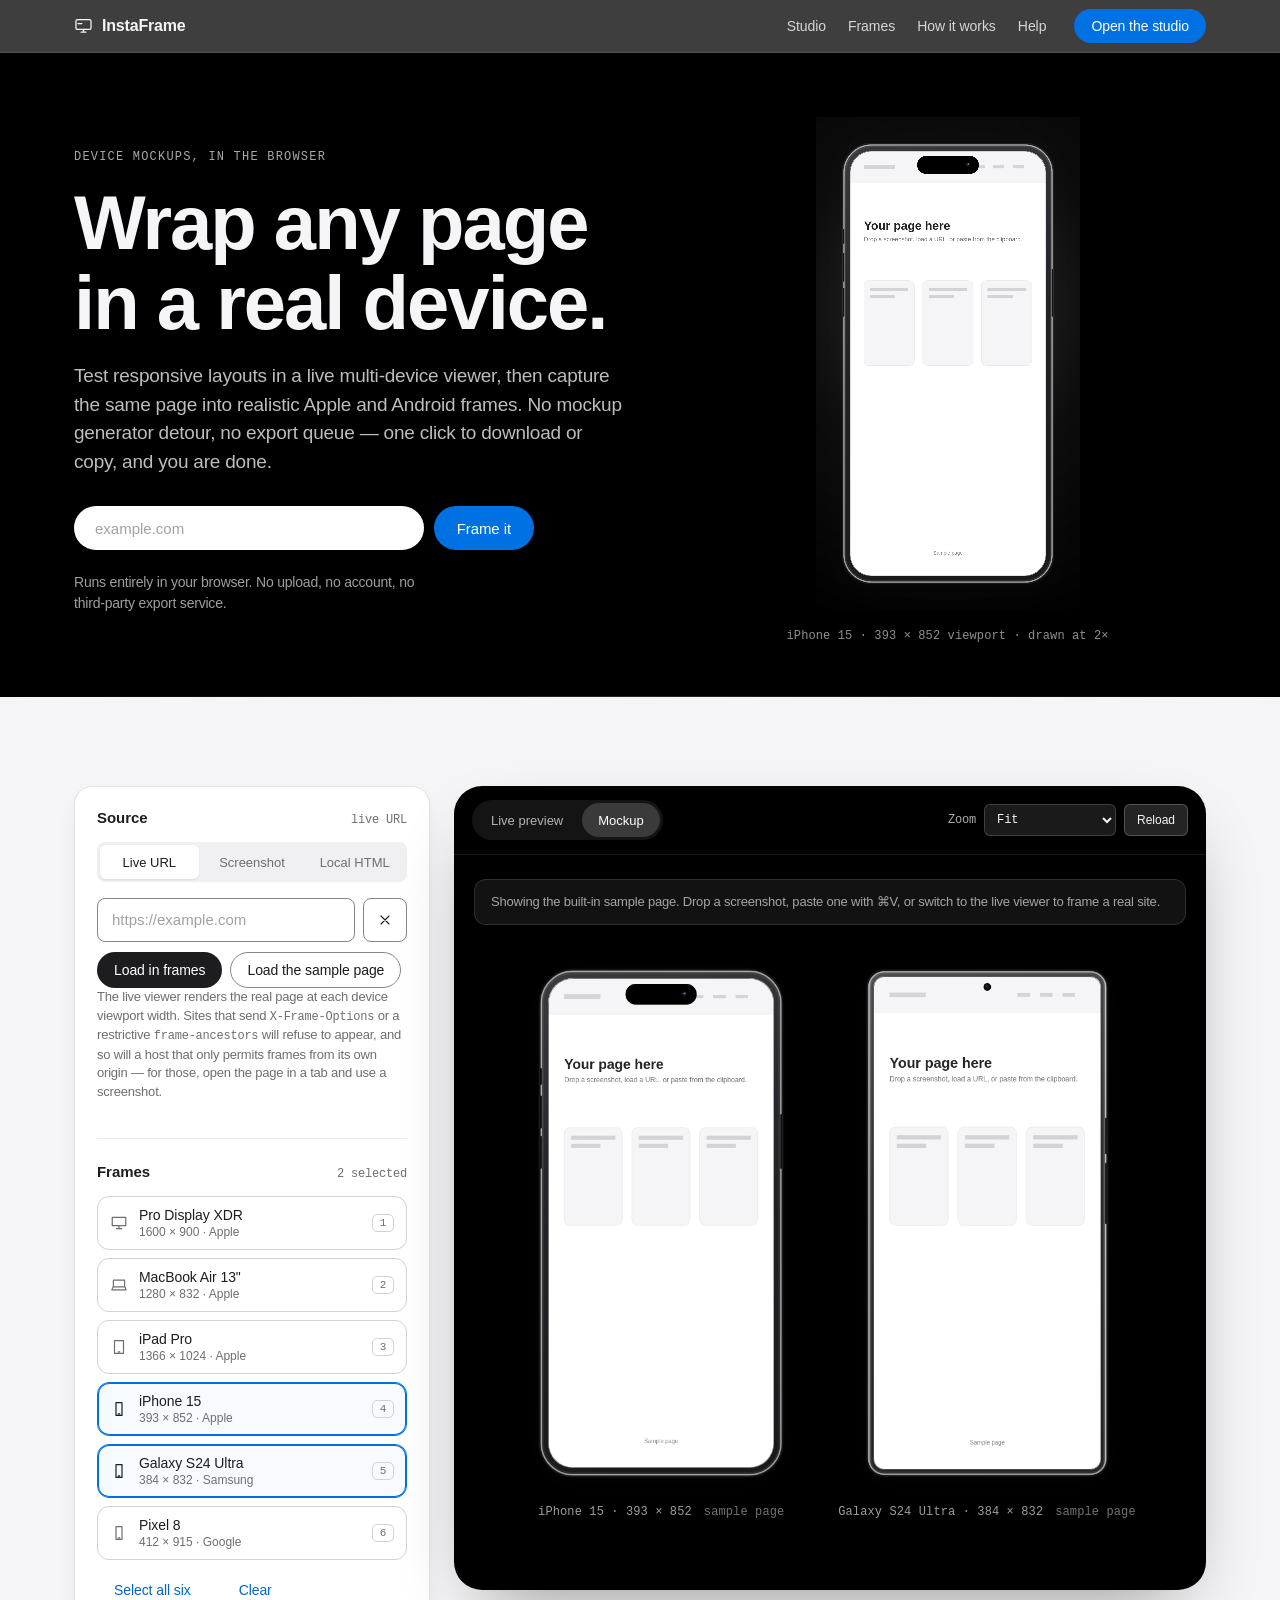
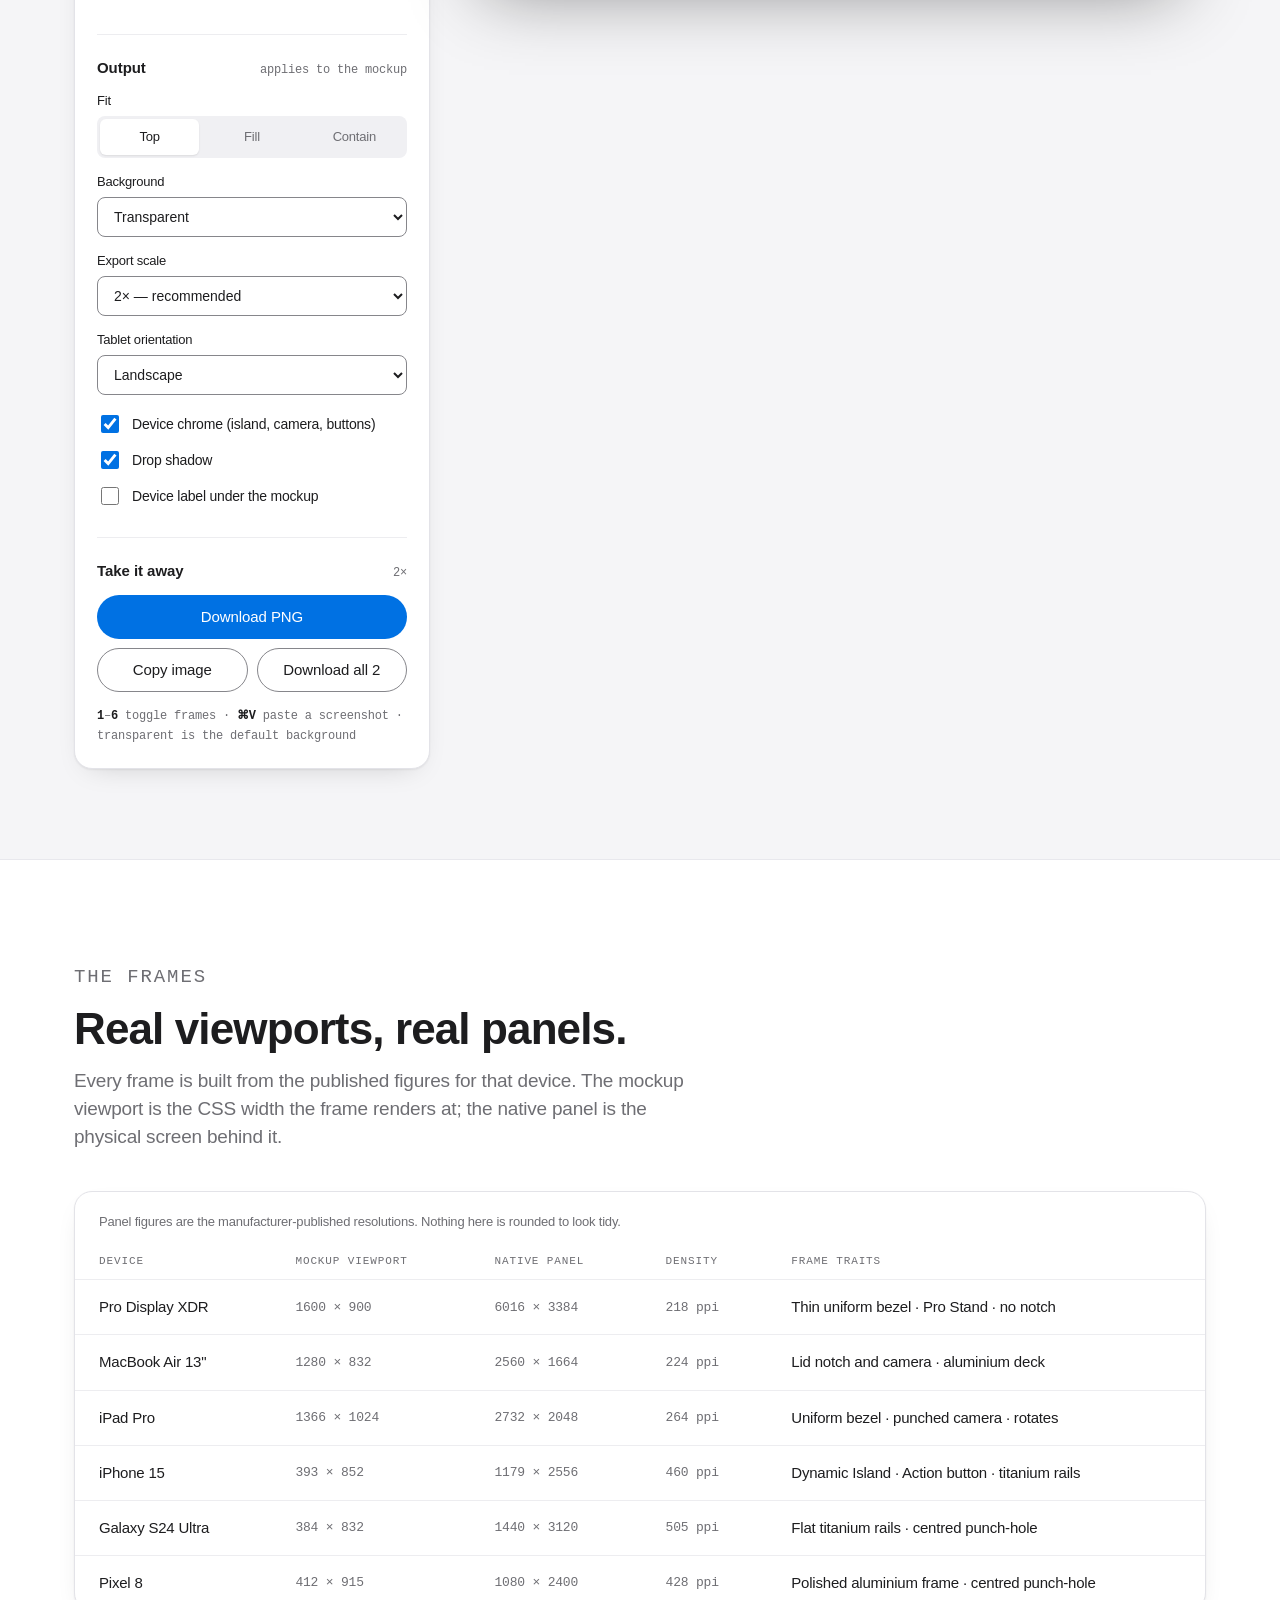
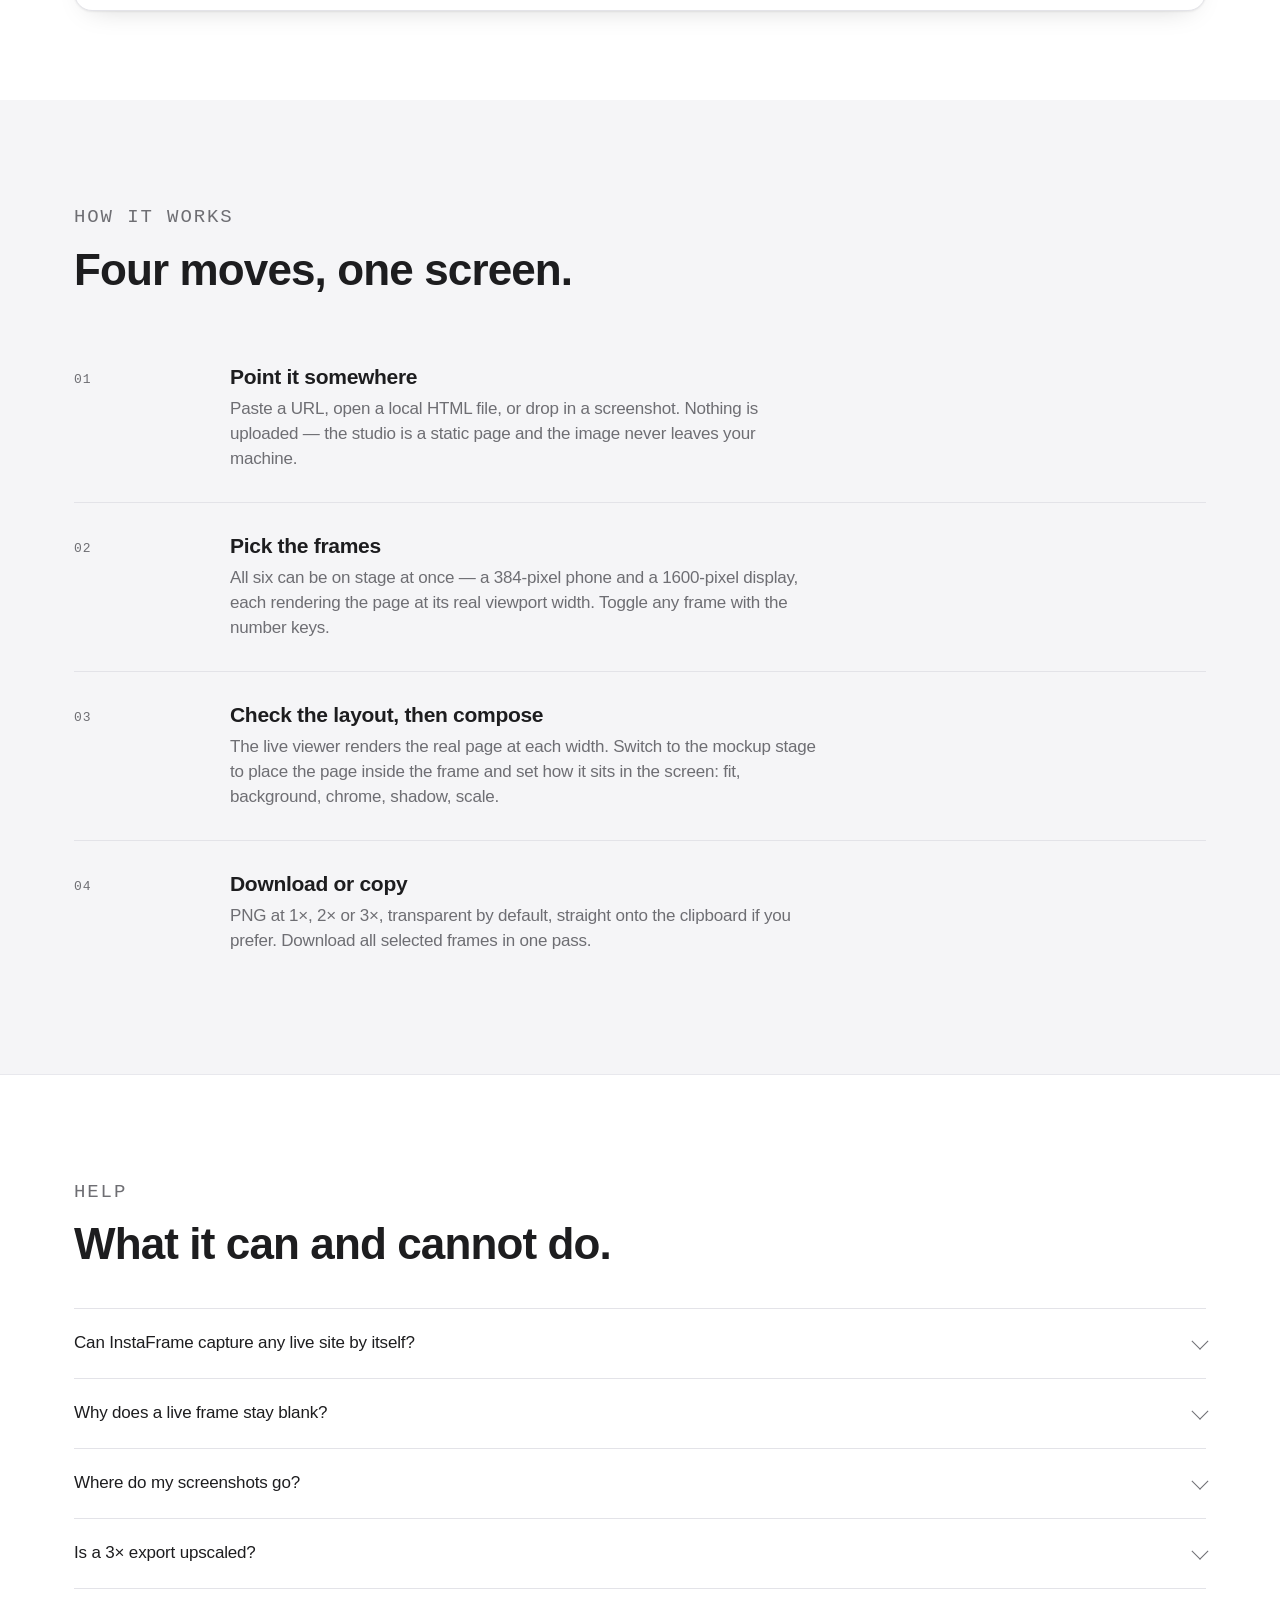
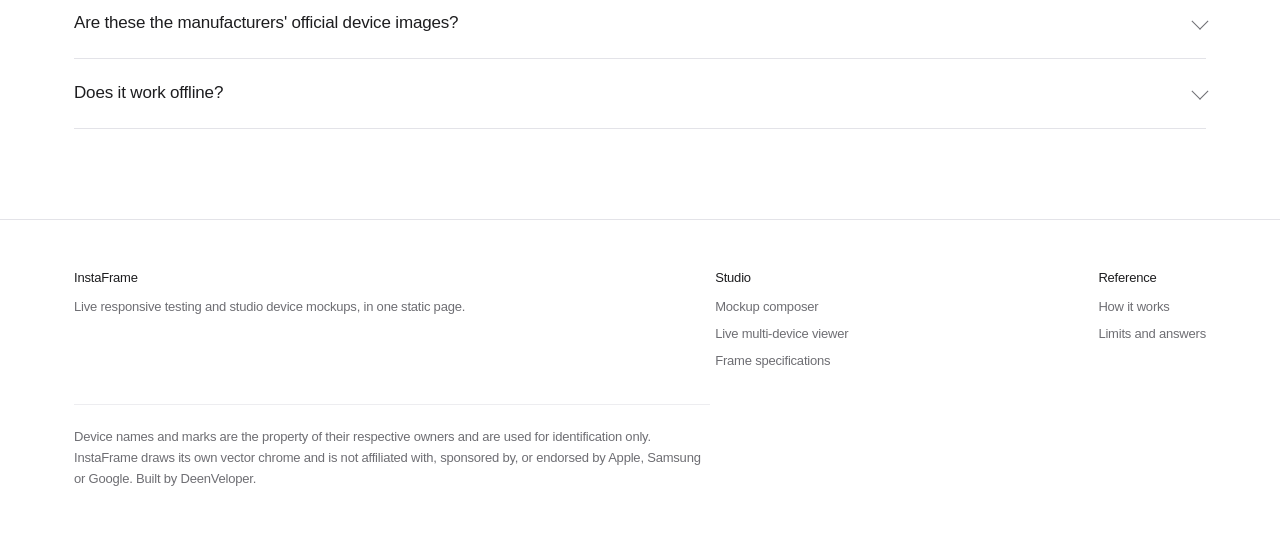
<file: index.html>
<!doctype html>
<html lang="en">
<head>
<meta charset="utf-8">
<meta name="viewport" content="width=device-width, initial-scale=1">
<title>InstaFrame — turn any webpage into a studio device mockup</title>
<meta name="description" content="Test responsive layouts in a live multi-device viewer and capture a page into realistic Apple and Android frames. One click to download or copy. Runs entirely in your browser.">
<link rel="icon" href="assets/favicon.svg" type="image/svg+xml">
<link rel="stylesheet" href="css/app.css">
</head>
<body>
<a class="skip" href="#studio">Skip to the studio</a>

<header class="nav">
  <div class="nav__inner">
    <a class="brand" href="#top">
      <svg width="19" height="19" viewBox="0 0 24 24" fill="none" stroke="currentColor" stroke-width="1.6" stroke-linecap="round" stroke-linejoin="round" aria-hidden="true">
        <rect x="2.5" y="4.5" width="19" height="12.5" rx="2"></rect>
        <path d="M9 20.5h6M12 17v3.5"></path>
        <path d="M5 9.5h5"></path>
      </svg>
      InstaFrame
    </a>
    <nav class="nav__links" aria-label="Primary">
      <a href="#studio">Studio</a>
      <a href="#devices">Frames</a>
      <a href="#how">How it works</a>
      <a href="#help">Help</a>
    </nav>
    <a class="btn btn--primary nav__cta" href="#studio">Open the studio</a>
  </div>
</header>

<main id="top">
  <section class="hero" data-od-id="hero">
    <div class="wrap hero__grid">
      <div class="hero__copy">
        <p class="eyebrow">Device mockups, in the browser</p>
        <h1>Wrap any page in a real device.</h1>
        <p class="hero__sub">
          Test responsive layouts in a live multi-device viewer, then capture the same page into
          realistic Apple and Android frames. No mockup generator detour, no export queue —
          one click to download or copy, and you are done.
        </p>

        <form class="hero__form" id="heroForm" novalidate>
          <div class="field">
            <label class="sr-only" for="heroUrl">Page URL to frame</label>
            <input class="input" id="heroUrl" name="heroUrl" type="text" inputmode="url" autocomplete="url"
                   placeholder="example.com" spellcheck="false">
          </div>
          <button class="btn btn--primary" type="submit">Frame it</button>
        </form>

        <p class="hero__note">
          Runs entirely in your browser. No upload, no account, no third-party export service.
        </p>
      </div>

      <div class="hero__stage">
        <div class="hero__device" id="heroStage" aria-hidden="true"></div>
        <p class="hero__devices">iPhone 15 · 393 × 852 viewport · drawn at 2×</p>
      </div>
    </div>
  </section>

  <section class="chapter chapter--pale" id="studio" data-od-id="studio">
    <div class="wrap">
      <div class="studio__grid">
        <form class="panel" id="studioPanel" autocomplete="off">
          <div class="panel__section">
            <div class="panel__title">
              <h3>Source</h3>
              <span id="sourceTag">choose one</span>
            </div>

            <div class="tabs" id="srcTabs" role="tablist" aria-label="Source type">
              <button type="button" role="tab" data-src="url" aria-selected="true" aria-controls="panelUrl">Live URL</button>
              <button type="button" role="tab" data-src="image" aria-selected="false" aria-controls="panelImage">Screenshot</button>
              <button type="button" role="tab" data-src="html" aria-selected="false" aria-controls="panelHtml">Local HTML</button>
            </div>

            <div id="panelUrl" role="tabpanel" aria-label="Live URL">
              <div class="field field--url">
                <label class="sr-only" for="urlInput">Page URL</label>
                <input class="input" id="urlInput" name="url" type="text" inputmode="url"
                       placeholder="https://example.com" spellcheck="false"
                       aria-describedby="urlHint urlError">
                <button class="icon-btn" id="urlClear" type="button" title="Clear the address" aria-label="Clear the address">
                  <svg width="16" height="16" viewBox="0 0 24 24" fill="none" stroke="currentColor" stroke-width="1.6" stroke-linecap="round" aria-hidden="true">
                    <path d="M6 6l12 12M18 6L6 18"></path>
                  </svg>
                </button>
              </div>
              <span class="error" id="urlError" role="alert" hidden></span>
              <div class="row-actions">
                <button class="btn btn--dark btn--sm" id="urlLoad" type="submit">Load in frames</button>
                <button class="btn btn--ghost btn--sm" id="urlSample" type="button">Load the sample page</button>
              </div>
              <p class="hint" id="urlHint">
                The live viewer renders the real page at each device viewport width. Sites that send
                <code>X-Frame-Options</code> or a restrictive <code>frame-ancestors</code> will refuse to appear, and so will a host that
                only permits frames from its own origin — for those, open the page in a tab and use a screenshot.
              </p>
              <div class="recent" id="recent" hidden></div>
            </div>

            <div id="panelImage" role="tabpanel" aria-label="Screenshot" hidden>
              <label class="drop" id="dropZone" for="shotInput" tabindex="0">
                <svg width="22" height="22" viewBox="0 0 24 24" fill="none" stroke="currentColor" stroke-width="1.6" stroke-linecap="round" stroke-linejoin="round" aria-hidden="true">
                  <path d="M12 16V4M8 8l4-4 4 4"></path>
                  <path d="M4 15v3.5A1.5 1.5 0 0 0 5.5 20h13a1.5 1.5 0 0 0 1.5-1.5V15"></path>
                </svg>
                <span class="drop__title">Drop a screenshot, or click to choose</span>
                <span class="drop__meta">PNG, JPEG, WebP, GIF or AVIF · any size</span>
              </label>
              <input class="sr-only" id="shotInput" name="shot" type="file" accept="image/*">
              <div class="row-actions">
                <button class="btn btn--ghost btn--sm" id="shotPaste" type="button">Paste from clipboard</button>
              </div>
              <div class="shot" id="shotInfo" hidden>
                <img id="shotThumb" alt="Preview of the screenshot you loaded">
                <div class="shot__meta">
                  <span class="shot__name" id="shotName"></span>
                </div>
                <button class="btn btn--ghost btn--sm" id="shotRemove" type="button">Remove</button>
              </div>
              <p class="hint">Pasting with ⌘V or Ctrl+V works anywhere on this page.</p>
            </div>

            <div id="panelHtml" role="tabpanel" aria-label="Local HTML" hidden>
              <div class="field">
                <label class="sr-only" for="htmlInput">Local HTML file</label>
                <input class="input" id="htmlInput" name="htmlFile" type="file" accept=".html,.htm,text/html">
              </div>
              <div class="shot" id="htmlInfo" hidden>
                <div class="shot__meta">
                  <span class="shot__name" id="htmlName"></span>
                </div>
                <button class="btn btn--ghost btn--sm" id="htmlRemove" type="button">Remove</button>
              </div>
              <div class="row-actions">
                <button class="btn btn--dark btn--sm" id="htmlCapture" type="button">Capture into frames</button>
              </div>
              <p class="hint">
                The file is rendered from memory, so relative images and remote stylesheets will not
                resolve — inline what the page needs. Capture works on that in-memory document only;
                a cross-origin page cannot be read by the browser, which is why screenshots exist.
              </p>
            </div>
          </div>

          <div class="panel__section">
            <div class="panel__title">
              <h3>Frames</h3>
              <span id="frameCount">2 selected</span>
            </div>
            <div class="chips" id="deviceList"></div>
            <div class="chips__tools">
              <button class="btn btn--quiet btn--sm" id="btnSelectAll" type="button">Select all six</button>
              <button class="btn btn--quiet btn--sm" id="btnSelectNone" type="button">Clear</button>
            </div>
          </div>

          <div class="panel__section">
            <div class="panel__title">
              <h3>Output</h3>
              <span>applies to the mockup</span>
            </div>
            <div class="opt">
              <div class="opt__row">
                <span class="opt__label" id="fitLabel">Fit</span>
                <div class="seg" id="fitSeg" role="group" aria-labelledby="fitLabel">
                  <label><input type="radio" name="fit" value="top" checked>Top</label>
                  <label><input type="radio" name="fit" value="fill">Fill</label>
                  <label><input type="radio" name="fit" value="fit">Contain</label>
                </div>
              </div>
              <div class="opt__row">
                <label class="opt__label" for="bgSelect">Background</label>
                <select class="select" id="bgSelect">
                  <option value="transparent">Transparent</option>
                  <option value="white">White</option>
                  <option value="pale">Pale gray</option>
                  <option value="black">Black</option>
                  <option value="studio">Studio glow</option>
                </select>
              </div>
              <div class="opt__row">
                <label class="opt__label" for="scaleSelect">Export scale</label>
                <select class="select" id="scaleSelect">
                  <option value="1">1× — draft</option>
                  <option value="2" selected>2× — recommended</option>
                  <option value="3">3× — close-ups</option>
                </select>
              </div>
              <div class="opt__row" id="orientationRow" hidden>
                <label class="opt__label" for="orientationSelect">Tablet orientation</label>
                <select class="select" id="orientationSelect">
                  <option value="landscape">Landscape</option>
                  <option value="portrait">Portrait</option>
                </select>
              </div>
              <div class="opt__row">
                <label class="check"><input type="checkbox" id="chkChrome" checked> Device chrome (island, camera, buttons)</label>
                <label class="check"><input type="checkbox" id="chkShadow" checked> Drop shadow</label>
                <label class="check"><input type="checkbox" id="chkLabel"> Device label under the mockup</label>
              </div>
            </div>
          </div>

          <div class="panel__section">
            <div class="panel__title">
              <h3>Take it away</h3>
              <span id="scaleTag">2×</span>
            </div>
            <div class="actions">
              <button class="btn btn--primary btn--block" id="btnDownload" type="button">Download PNG</button>
              <div class="row action-split">
                <button class="btn btn--ghost" id="btnCopy" type="button">Copy image</button>
                <button class="btn btn--ghost" id="btnAll" type="button">Download all</button>
              </div>
            </div>
            <p class="kbd-line">
              <b>1</b>–<b>6</b> toggle frames · <b>⌘V</b> paste a screenshot · transparent is the default background
            </p>
          </div>
        </form>

        <div class="stage" id="stage" data-od-id="stage">
          <div class="stage__head">
            <div class="stage__tabs" id="stageTabs" role="tablist" aria-label="Stage mode">
              <button type="button" role="tab" data-mode="live" aria-selected="false">Live preview</button>
              <button type="button" role="tab" data-mode="mock" aria-selected="true">Mockup</button>
            </div>
            <div class="stage__spacer"></div>
            <div class="stage__ctl">
              <label for="zoomSelect">Zoom</label>
              <select id="zoomSelect">
                <option value="fit" selected>Fit</option>
                <option value="relative">Relative size</option>
                <option value="1">100%</option>
                <option value="0.75">75%</option>
                <option value="0.5">50%</option>
                <option value="0.35">35%</option>
                <option value="0.2">20%</option>
              </select>
              <button id="btnReload" type="button">Reload</button>
              <a id="btnOpen" href="#" target="_blank" rel="noopener noreferrer" hidden>Open page ↗</a>
            </div>
          </div>
          <div class="stage__body">
            <p class="notice" id="stageNotice" hidden></p>
            <div class="frames" id="frames"></div>
            <div class="empty" id="stageEmpty" hidden>
              <h3>No frames selected</h3>
              <p>Pick at least one device in the Frames list. All six can render at once, side by side, at their real viewport widths.</p>
              <button class="btn btn--primary" id="btnSelectAllFromEmpty" type="button">Select all six</button>
            </div>
            <p class="status" id="status" role="status" aria-live="polite"></p>
          </div>
        </div>
      </div>
    </div>
  </section>

  <section class="chapter chapter--white" id="devices" data-od-id="device-specs">
    <div class="wrap">
      <div class="chapter__head">
        <p class="eyebrow">The frames</p>
        <h2>Real viewports, real panels.</h2>
        <p>
          Every frame is built from the published figures for that device. The mockup viewport is the
          CSS width the frame renders at; the native panel is the physical screen behind it.
        </p>
      </div>
      <div class="table-card">
        <table class="spec">
          <caption>Panel figures are the manufacturer-published resolutions. Nothing here is rounded to look tidy.</caption>
          <thead>
            <tr>
              <th scope="col">Device</th>
              <th scope="col">Mockup viewport</th>
              <th scope="col">Native panel</th>
              <th scope="col">Density</th>
              <th scope="col">Frame traits</th>
            </tr>
          </thead>
          <tbody>
            <tr>
              <th scope="row">Pro Display XDR</th>
              <td class="num" data-label="Viewport">1600 × 900</td>
              <td class="num" data-label="Panel">6016 × 3384</td>
              <td class="num" data-label="Density">218 ppi</td>
              <td>Thin uniform bezel · Pro Stand · no notch</td>
            </tr>
            <tr>
              <th scope="row">MacBook Air 13"</th>
              <td class="num" data-label="Viewport">1280 × 832</td>
              <td class="num" data-label="Panel">2560 × 1664</td>
              <td class="num" data-label="Density">224 ppi</td>
              <td>Lid notch and camera · aluminium deck</td>
            </tr>
            <tr>
              <th scope="row">iPad Pro</th>
              <td class="num" data-label="Viewport">1366 × 1024</td>
              <td class="num" data-label="Panel">2732 × 2048</td>
              <td class="num" data-label="Density">264 ppi</td>
              <td>Uniform bezel · punched camera · rotates</td>
            </tr>
            <tr>
              <th scope="row">iPhone 15</th>
              <td class="num" data-label="Viewport">393 × 852</td>
              <td class="num" data-label="Panel">1179 × 2556</td>
              <td class="num" data-label="Density">460 ppi</td>
              <td>Dynamic Island · Action button · titanium rails</td>
            </tr>
            <tr>
              <th scope="row">Galaxy S24 Ultra</th>
              <td class="num" data-label="Viewport">384 × 832</td>
              <td class="num" data-label="Panel">1440 × 3120</td>
              <td class="num" data-label="Density">505 ppi</td>
              <td>Flat titanium rails · centred punch-hole</td>
            </tr>
            <tr>
              <th scope="row">Pixel 8</th>
              <td class="num" data-label="Viewport">412 × 915</td>
              <td class="num" data-label="Panel">1080 × 2400</td>
              <td class="num" data-label="Density">428 ppi</td>
              <td>Polished aluminium frame · centred punch-hole</td>
            </tr>
          </tbody>
        </table>
      </div>
    </div>
  </section>

  <section class="chapter chapter--pale" id="how" data-od-id="how-it-works">
    <div class="wrap">
      <div class="chapter__head">
        <p class="eyebrow">How it works</p>
        <h2>Four moves, one screen.</h2>
      </div>
      <div class="steps">
        <div class="step">
          <div class="step__n">01</div>
          <div class="step__body">
            <h3>Point it somewhere</h3>
            <p>Paste a URL, open a local HTML file, or drop in a screenshot. Nothing is uploaded — the studio is a static page and the image never leaves your machine.</p>
          </div>
        </div>
        <div class="step">
          <div class="step__n">02</div>
          <div class="step__body">
            <h3>Pick the frames</h3>
            <p>All six can be on stage at once — a 384-pixel phone and a 1600-pixel display, each rendering the page at its real viewport width. Toggle any frame with the number keys.</p>
          </div>
        </div>
        <div class="step">
          <div class="step__n">03</div>
          <div class="step__body">
            <h3>Check the layout, then compose</h3>
            <p>The live viewer renders the real page at each width. Switch to the mockup stage to place the page inside the frame and set how it sits in the screen: fit, background, chrome, shadow, scale.</p>
          </div>
        </div>
        <div class="step">
          <div class="step__n">04</div>
          <div class="step__body">
            <h3>Download or copy</h3>
            <p>PNG at 1×, 2× or 3×, transparent by default, straight onto the clipboard if you prefer. Download all selected frames in one pass.</p>
          </div>
        </div>
      </div>
    </div>
  </section>

  <section class="chapter chapter--white" id="help" data-od-id="faq">
    <div class="wrap">
      <div class="chapter__head">
        <p class="eyebrow">Help</p>
        <h2>What it can and cannot do.</h2>
      </div>
      <div class="faq">
        <details>
          <summary>Can InstaFrame capture any live site by itself?</summary>
          <p>
            A browser cannot read the pixels of a cross-origin page — that is a security boundary, not a
            missing feature. So the workflow is split: the live viewer shows any page that allows
            embedding, and the export composes from a screenshot, which gives you a pixel-perfect result
            for any site, logged-in pages included.
          </p>
        </details>
        <details>
          <summary>Why does a live frame stay blank?</summary>
          <p>
            The site sent <code>X-Frame-Options: DENY</code> or a <code>frame-ancestors</code> rule that excludes
            other origins. Open it in a new tab from the frame caption, take a screenshot, and drop that
            into the studio — the frame chrome will be identical.
          </p>
        </details>
        <details>
          <summary>Where do my screenshots go?</summary>
          <p>
            Nowhere. There is no server, no account and no upload: the app is a static page, the image is
            held in memory, and the PNG is composed on your own canvas. Closing the tab clears it.
          </p>
        </details>
        <details>
          <summary>Is a 3× export upscaled?</summary>
          <p>
            No. The frame, the bezel, the island and the shadow are drawn as vectors at the export scale,
            so a 3× mockup gets a crisp 3× frame. Only the page image inside the screen is limited by the
            resolution of the screenshot you supplied.
          </p>
        </details>
        <details>
          <summary>Are these the manufacturers' official device images?</summary>
          <p>
            No. Each frame is an original vector interpretation built from the published screen dimensions,
            corner radii and hardware features. Device names and trademarks belong to their owners and are
            used here for identification only. InstaFrame is not affiliated with, or endorsed by, Apple,
            Samsung or Google.
          </p>
        </details>
        <details>
          <summary>Does it work offline?</summary>
          <p>
            Yes. There are no external requests at all — no CDN, no webfonts, no analytics. Open the page
            from a local file or any static host and every feature except clipboard access behaves the same.
          </p>
        </details>
      </div>
    </div>
  </section>
</main>

<footer class="foot">
  <div class="wrap">
    <div class="foot__grid">
      <div>
        <p class="foot__title">InstaFrame</p>
        <p>Live responsive testing and studio device mockups, in one static page.</p>
      </div>
      <div>
        <p class="foot__title">Studio</p>
        <ul>
          <li><a href="#studio">Mockup composer</a></li>
          <li><a href="#studio">Live multi-device viewer</a></li>
          <li><a href="#devices">Frame specifications</a></li>
        </ul>
      </div>
      <div>
        <p class="foot__title">Reference</p>
        <ul>
          <li><a href="#how">How it works</a></li>
          <li><a href="#help">Limits and answers</a></li>
        </ul>
      </div>
    </div>
    <p class="foot__legal">
      Device names and marks are the property of their respective owners and are used for identification
      only. InstaFrame draws its own vector chrome and is not affiliated with, sponsored by, or endorsed
      by Apple, Samsung or Google. Built by DeenVeloper.
    </p>
  </div>
</footer>

<script src="js/devices.js"></script>
<script src="js/exporter.js"></script>
<script src="js/studio.js"></script>
</body>
</html>
</file>
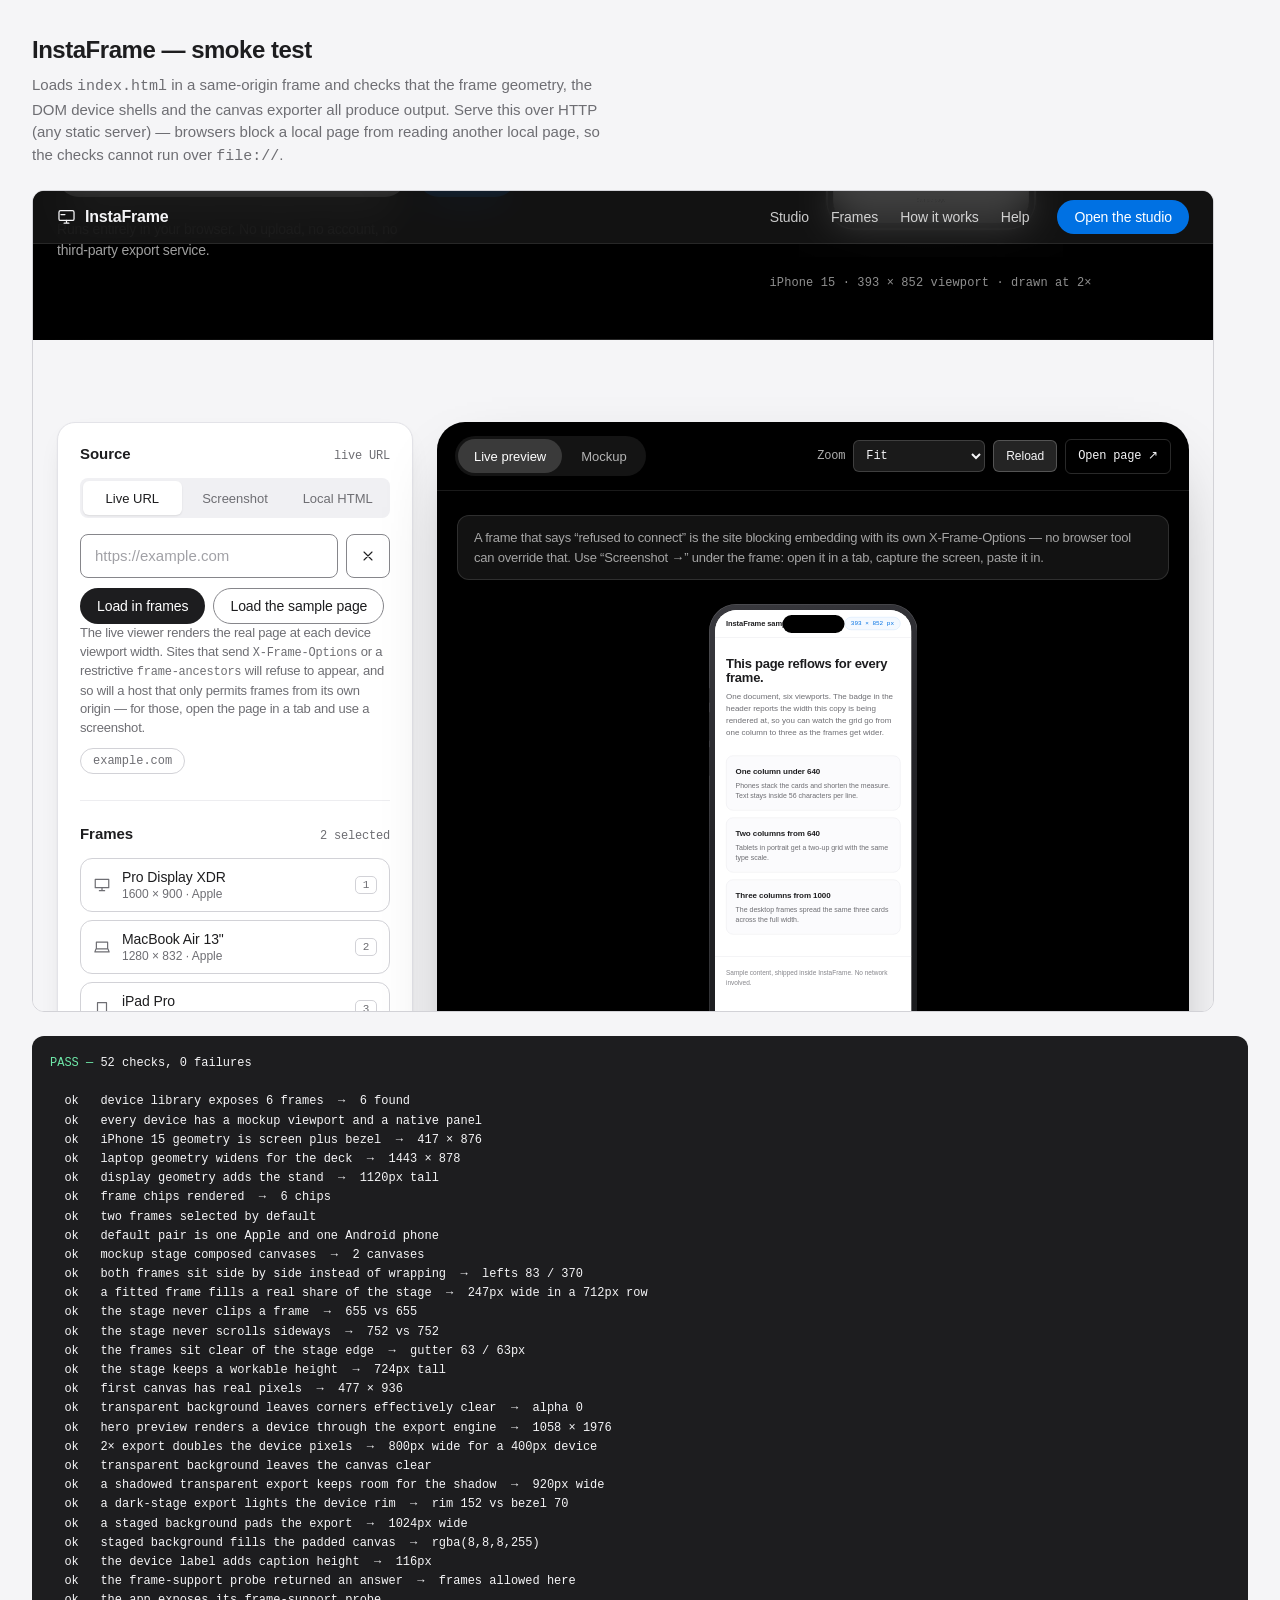
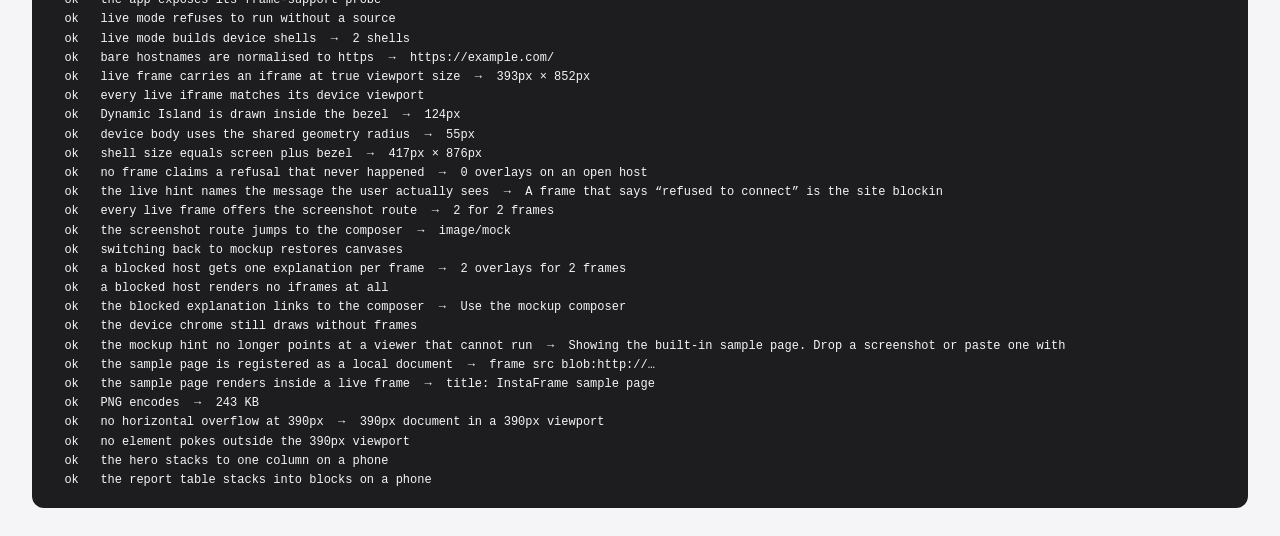
<file: _selftest.html>
<!doctype html>
<html lang="en">
<head>
<meta charset="utf-8">
<meta name="viewport" content="width=device-width, initial-scale=1">
<title>InstaFrame — smoke test</title>
<style>
  :root { color-scheme: light; }
  body {
    margin: 0;
    padding: 32px;
    background: #f5f5f7;
    color: #1d1d1f;
    font: 15px/1.5 -apple-system, BlinkMacSystemFont, "SF Pro Text", "Helvetica Neue", Arial, sans-serif;
  }
  h1 { font-size: 24px; letter-spacing: -0.02em; margin: 0 0 6px; }
  p.lede { color: #6e6e73; margin: 0 0 22px; max-width: 70ch; }
  .grid { display: flex; gap: 24px; align-items: flex-start; flex-wrap: wrap; }
  iframe { width: 1180px; height: 820px; border: 1px solid #d2d2d7; border-radius: 12px; background: #fff; }
  pre {
    flex: 1 1 320px;
    margin: 0;
    padding: 18px;
    background: #1d1d1f;
    color: #f5f5f7;
    border-radius: 12px;
    font: 12px/1.6 ui-monospace, "SF Mono", Menlo, Consolas, monospace;
    white-space: pre-wrap;
    min-width: 300px;
    min-height: 200px;
  }
  .ok { color: #6ee7a8; }
  .fail { color: #ff8f8f; }
  .skip { color: #ffd08a; }
</style>
</head>
<body>
<h1>InstaFrame — smoke test</h1>
<p class="lede">
  Loads <code>index.html</code> in a same-origin frame and checks that the frame geometry, the DOM
  device shells and the canvas exporter all produce output. Serve this over HTTP (any static server)
  — browsers block a local page from reading another local page, so the checks cannot run over
  <code>file://</code>.
</p>
<div class="grid">
  <iframe id="app" src="index.html" title="InstaFrame under test"></iframe>
  <pre id="out">running…</pre>
</div>
<script src="_harness.js"></script>
</body>
</html>
</file>
<file: css/app.css>
/* InstaFrame — stylesheet
   Visual language: Apple-inspired precision. Neutral triad (#000 / #f5f5f7 /
   #fff), one action blue, capsule controls, tight display metrics.
   font-stack: -apple-system / SF Pro (per design-system apple/DESIGN.md §3) */

:root {
  --bg: #f5f5f7;
  --surface: #ffffff;
  --fg: #1d1d1f;
  --muted: #6e6e73;
  --border: #d2d2d7;
  --border-strong: #86868b;
  --accent: #0071e3;
  --accent-hover: #0077ed;
  --link: #0066cc;
  --graphite: #272729;
  --graphite-2: #2a2a2c;
  --stage: #000000;

  --r-field: 8px;
  --r-card: 18px;
  --r-shell: 28px;
  --r-capsule: 980px;

  --font-display: -apple-system, BlinkMacSystemFont, "SF Pro Display", "Helvetica Neue", Helvetica, Arial, sans-serif;
  --font-text: -apple-system, BlinkMacSystemFont, "SF Pro Text", "Helvetica Neue", Helvetica, Arial, sans-serif;
  --font-mono: ui-monospace, "SF Mono", SFMono-Regular, Menlo, Consolas, monospace;

  --shadow-1: 0 1px 2px rgba(0, 0, 0, 0.06), 0 10px 30px -16px rgba(0, 0, 0, 0.22);
  --shadow-2: 0 30px 70px -30px rgba(0, 0, 0, 0.45);
}

*, *::before, *::after { box-sizing: border-box; }

html { scroll-behavior: smooth; }

body {
  margin: 0;
  background: var(--bg);
  color: var(--fg);
  font-family: var(--font-text);
  font-size: 17px;
  line-height: 1.47;
  letter-spacing: -0.012em;
  -webkit-font-smoothing: antialiased;
  overflow-x: clip;
}

h1, h2, h3, h4 {
  font-family: var(--font-display);
  font-weight: 600;
  margin: 0;
  color: var(--fg);
}
h1 { font-size: clamp(40px, 6.6vw, 76px); line-height: 1.05; letter-spacing: -0.026em; }
h2 { font-size: clamp(28px, 3.6vw, 44px); line-height: 1.09; letter-spacing: -0.02em; }
h1, h2 {
  text-wrap: balance;
}
h3 { font-size: 21px; line-height: 1.2; letter-spacing: -0.014em; }
p { margin: 0; }
a { color: var(--link); text-decoration: none; }
a:hover { text-decoration: underline; }
img, svg { display: block; max-width: 100%; }
code { font-family: var(--font-mono); font-size: 0.92em; }

:focus-visible {
  outline: 2px solid var(--accent);
  outline-offset: 2px;
  border-radius: 6px;
}

.sr-only{position:absolute;width:1px;height:1px;padding:0;margin:-1px;overflow:hidden;clip:rect(0 0 0 0);white-space:nowrap;border:0}

.skip {
  position: absolute;
  left: -9999px;
  top: 0;
  background: #fff;
  color: var(--fg);
  padding: 12px 18px;
  z-index: 100;
  border-radius: 0 0 var(--r-field) 0;
}
.skip:focus { left: 0; }

.wrap { width: 100%; max-width: 1180px; margin: 0 auto; padding: 0 24px; }
.eyebrow {
  font-family: var(--font-mono);
  font-size: 12px;
  letter-spacing: 0.1em;
  text-transform: uppercase;
  color: var(--muted);
}
.num { font-variant-numeric: tabular-nums; }

/* ---------- buttons ---------- */

.btn {
  display: inline-flex;
  align-items: center;
  justify-content: center;
  gap: 8px;
  font: 500 15px/1 var(--font-text);
  letter-spacing: -0.006em;
  padding: 13px 22px;
  min-height: 44px;
  border-radius: var(--r-capsule);
  border: 1px solid transparent;
  background: #e8e8ed;
  color: var(--fg);
  cursor: pointer;
  transition: background-color 0.18s ease, transform 0.12s ease, border-color 0.18s ease;
  text-decoration: none;
}
.btn:hover { background: #dededf; text-decoration: none; }
.btn:active { transform: translateY(1px); }
.btn[disabled] { opacity: 0.42; cursor: not-allowed; transform: none; }
.btn--primary { background: var(--accent); color: #fff; }
.btn--primary:hover { background: var(--accent-hover); }
.btn--dark { background: var(--fg); color: #fff; }
.btn--dark:hover { background: #000; }
.btn--ghost { background: transparent; border-color: var(--border-strong); color: var(--fg); }
.btn--ghost:hover { background: rgba(0, 0, 0, 0.04); }
.btn--quiet { background: transparent; color: var(--link); padding: 10px 6px; min-height: 36px; }
.btn--quiet:hover { background: transparent; text-decoration: underline; }
.btn--sm { padding: 9px 16px; min-height: 36px; font-size: 14px; }
.btn--block { width: 100%; }
.btn.is-busy { opacity: 0.7; }

/* ---------- nav ---------- */

.nav {
  position: sticky;
  top: 0;
  z-index: 40;
  background: rgba(22, 22, 23, 0.82);
  backdrop-filter: saturate(180%) blur(18px);
  -webkit-backdrop-filter: saturate(180%) blur(18px);
  border-bottom: 1px solid rgba(255, 255, 255, 0.09);
}
.nav__inner {
  max-width: 1180px;
  margin: 0 auto;
  padding: 0 24px;
  height: 52px;
  display: flex;
  align-items: center;
  gap: 28px;
}
.brand {
  display: inline-flex;
  align-items: center;
  gap: 9px;
  color: #f5f5f7;
  font-family: var(--font-display);
  font-weight: 600;
  font-size: 16px;
  letter-spacing: -0.012em;
}
.brand:hover { text-decoration: none; }
.brand svg { color: #f5f5f7; }
.nav__links { display: flex; gap: 22px; margin-left: auto; }
.nav__links a { color: rgba(255, 255, 255, 0.78); font-size: 14px; letter-spacing: -0.004em; }
.nav__links a:hover { color: #fff; text-decoration: none; }
.nav__cta { flex: 0 0 auto; }
.nav .btn--primary { min-height: 34px; padding: 8px 16px; font-size: 14px; }

/* ---------- hero ---------- */

.hero {
  background: var(--stage);
  color: #f5f5f7;
  padding: clamp(40px, 5vw, 64px) 0 clamp(40px, 4vw, 56px);
  position: relative;
  overflow: hidden;
}
.hero::after {
  content: "";
  position: absolute;
  inset: auto 0 0 0;
  height: 1px;
  background: linear-gradient(90deg, transparent, rgba(255, 255, 255, 0.16), transparent);
}
.hero__grid {
  display: grid;
  grid-template-columns: minmax(0, 1.05fr) minmax(0, 0.95fr);
  gap: 44px;
  align-items: center;
}
.hero h1 { color: #f5f5f7; max-width: 15ch; margin: 16px 0 0; }
.hero__sub {
  color: rgba(255, 255, 255, 0.74);
  font-size: 19px;
  line-height: 1.5;
  max-width: 52ch;
  margin: 20px 0 0;
}
.hero .eyebrow { color: rgba(255, 255, 255, 0.66); }
.hero__form {
  display: flex;
  gap: 10px;
  align-items: stretch;
  margin: 30px 0 0;
  max-width: 460px;
  flex-wrap: wrap;
}
.hero__form .field { flex: 1 1 260px; }
.hero__form .input {
  border-radius: var(--r-capsule);
  border-color: transparent;
  padding-left: 20px;
  padding-right: 20px;
}
.hero__stage {
  display: flex;
  flex-direction: column;
  align-items: center;
  gap: 18px;
}
.hero__device { display: flex; justify-content: center; width: 100%; }
.hero__device canvas { width: 100%; max-width: 264px; height: auto; }
.hero__devices {
  font-family: var(--font-mono);
  font-size: 12px;
  letter-spacing: 0.01em;
  color: rgba(255, 255, 255, 0.56);
  text-align: center;
  font-variant-numeric: tabular-nums;
}
.hero__note {
  margin: 22px 0 0;
  color: rgba(255, 255, 255, 0.62);
  font-size: 14px;
  max-width: 46ch;
}

/* ---------- light chapter scaffolding ---------- */

.chapter { padding: clamp(56px, 7vw, 96px) 0; }
.chapter--pale { background: var(--bg); }
.chapter--white { background: var(--surface); border-top: 1px solid #e8e8ed; }
.chapter__head { max-width: 68ch; margin-bottom: 40px; }
.chapter__head h2 { margin-top: 14px; }
.chapter__head p { color: var(--muted); margin-top: 14px; font-size: 19px; }

/* ---------- studio ---------- */

.studio__grid {
  display: grid;
  grid-template-columns: 356px minmax(0, 1fr);
  gap: 24px;
  align-items: start;
}
.panel {
  background: var(--surface);
  border: 1px solid #e3e3e8;
  border-radius: var(--r-card);
  padding: 22px;
  box-shadow: var(--shadow-1);
}
.panel__section + .panel__section { margin-top: 26px; padding-top: 24px; border-top: 1px solid #ededf0; }
.panel__title {
  display: flex;
  align-items: baseline;
  justify-content: space-between;
  gap: 12px;
  margin-bottom: 12px;
}
.panel__title h3 { font-size: 15px; letter-spacing: -0.004em; }
.panel__title span { font-size: 12px; color: var(--muted); font-family: var(--font-mono); }
.hint { color: var(--muted); font-size: 13px; line-height: 1.45; }
.hint + .hint { margin-top: 8px; }

/* source tabs */
.tabs {
  display: flex;
  gap: 4px;
  background: #f0f0f3;
  border-radius: var(--r-field);
  padding: 3px;
  margin-bottom: 16px;
}
.tabs button {
  flex: 1 1 0;
  min-height: 34px;
  border: 0;
  border-radius: 6px;
  background: transparent;
  color: var(--muted);
  font: 500 13px/1 var(--font-text);
  cursor: pointer;
  transition: background-color 0.16s ease, color 0.16s ease;
}
.tabs button:hover { color: var(--fg); }
.tabs button.is-on { background: var(--surface); color: var(--fg); box-shadow: 0 1px 2px rgba(0, 0, 0, 0.09); }

/* fields */
.field { display: flex; align-items: center; gap: 8px; }
.input {
  width: 100%;
  min-height: 44px;
  padding: 11px 14px;
  font: 400 15px/1.3 var(--font-text);
  color: var(--fg);
  background: #fff;
  border: 1px solid var(--border-strong);
  border-radius: var(--r-field);
}
.input::placeholder { color: #a1a1a6; }
input[type="file"].input { padding: 10px 12px; font-size: 13px; color: var(--muted); }
.input:focus { outline: 2px solid var(--accent); outline-offset: 0; border-color: var(--accent); }
.input[aria-invalid="true"] { border-color: #d70015; }
.field--url { margin-top: 4px; }
.icon-btn {
  flex: 0 0 auto;
  width: 44px;
  height: 44px;
  display: grid;
  place-items: center;
  border: 1px solid var(--border-strong);
  background: #fff;
  border-radius: var(--r-field);
  color: var(--fg);
  cursor: pointer;
}
.icon-btn:hover { background: #f5f5f7; }
.error {
  display: block;
  margin-top: 8px;
  color: #d70015;
  font-size: 13px;
}
.row-actions { display: flex; gap: 8px; margin-top: 10px; flex-wrap: wrap; }
.recent { display: flex; flex-wrap: wrap; gap: 6px; margin-top: 10px; }
.recent__chip {
  border: 1px solid var(--border);
  background: #fff;
  border-radius: var(--r-capsule);
  padding: 6px 12px;
  font: 400 12px/1 var(--font-mono);
  color: var(--muted);
  cursor: pointer;
  max-width: 100%;
  overflow: hidden;
  text-overflow: ellipsis;
  white-space: nowrap;
}
.recent__chip:hover { color: var(--fg); border-color: var(--border-strong); }

/* drop zone */
.drop {
  display: block;
  width: 100%;
  text-align: center;
  border: 1.5px dashed var(--border);
  border-radius: var(--r-card);
  background: #fbfbfd;
  padding: 26px 18px;
  cursor: pointer;
  transition: border-color 0.16s ease, background-color 0.16s ease;
}
.drop:hover, .drop:focus-visible { border-color: var(--border-strong); background: #f5f5f7; }
.drop.is-over { border-color: var(--accent); background: #f0f6ff; }
.drop svg { margin: 0 auto 10px; color: var(--muted); }
.drop__title { font-size: 15px; font-weight: 500; }
.drop__meta { font-size: 13px; color: var(--muted); margin-top: 6px; }
.shot { display: flex; gap: 12px; align-items: center; margin-top: 14px; }
.shot img {
  width: 54px; height: 54px; object-fit: cover;
  border-radius: var(--r-field); border: 1px solid var(--border); background: #fff;
}
.shot__meta { min-width: 0; flex: 1 1 auto; }
.shot__name { font-size: 13px; color: var(--fg); word-break: break-all; }
.shot__file { font-size: 12px; color: var(--muted); font-family: var(--font-mono); font-weight: 600; letter-spacing: 0.01em; }

/* device chips */
.chips { display: grid; gap: 8px; }
.chip {
  display: flex;
  align-items: center;
  gap: 11px;
  width: 100%;
  min-height: 54px;
  padding: 10px 12px;
  text-align: left;
  border: 1px solid var(--border);
  border-radius: 12px;
  background: #fff;
  color: var(--fg);
  cursor: pointer;
  transition: border-color 0.16s ease, background-color 0.16s ease;
}
.chip:hover { background: #fbfbfd; border-color: var(--border-strong); }
.chip.is-on { border-color: var(--accent); box-shadow: inset 0 0 0 1px var(--accent); background: #f7fbff; }
.chip svg { flex: 0 0 auto; color: var(--muted); }
.chip.is-on svg { color: var(--fg); }
.chip__text { min-width: 0; flex: 1 1 auto; display: flex; flex-direction: column; gap: 2px; }
.chip__name { font-size: 14px; font-weight: 500; letter-spacing: -0.006em; }
.chip__meta { font-size: 12px; color: var(--muted); font-variant-numeric: tabular-nums; }
.chip__kbd {
  flex: 0 0 auto;
  font-family: var(--font-mono);
  font-size: 11px;
  color: var(--muted);
  border: 1px solid var(--border);
  border-radius: 5px;
  padding: 2px 6px;
  min-width: 22px;
  text-align: center;
}
.chips__tools { display: flex; gap: 14px; margin-top: 12px; }

/* options */
.opt { display: grid; gap: 14px; margin-top: 4px; }
.opt__row { display: grid; gap: 6px; }
.opt__label { font-size: 13px; font-weight: 500; color: var(--fg); }
.seg { display: flex; gap: 3px; background: #f0f0f3; border-radius: var(--r-field); padding: 3px; }
.seg label {
  flex: 1 1 0;
  text-align: center;
  font-size: 13px;
  padding: 8px 6px;
  border-radius: 6px;
  color: var(--muted);
  cursor: pointer;
  user-select: none;
}
.seg input { position: absolute; opacity: 0; width: 1px; height: 1px; }
.seg label:has(input:checked) { background: #fff; color: var(--fg); box-shadow: 0 1px 2px rgba(0, 0, 0, 0.09); }
.seg label:has(input:focus-visible) { outline: 2px solid var(--accent); outline-offset: 1px; }
.select {
  width: 100%;
  min-height: 40px;
  padding: 9px 12px;
  font: 400 14px/1.2 var(--font-text);
  color: var(--fg);
  background: #fff;
  border: 1px solid var(--border-strong);
  border-radius: var(--r-field);
}
.check {
  display: flex;
  align-items: center;
  gap: 10px;
  font-size: 14px;
  min-height: 30px;
  cursor: pointer;
}
.check input { width: 18px; height: 18px; accent-color: var(--accent); }

/* actions */
.actions { display: grid; gap: 9px; margin-top: 4px; }
.actions .row { display: flex; gap: 9px; }
.actions .row .btn { flex: 1 1 0; }
.kbd-line {
  margin-top: 14px;
  font-size: 12px;
  color: var(--muted);
  font-family: var(--font-mono);
  line-height: 1.7;
}
.kbd-line b { font-weight: 600; color: var(--fg); }

/* ---------- stage ---------- */

.stage {
  background: var(--stage);
  border-radius: var(--r-shell);
  overflow: hidden;
  box-shadow: var(--shadow-2);
  min-height: 660px;
  display: flex;
  flex-direction: column;
}
.stage__head {
  display: flex;
  align-items: center;
  gap: 12px;
  padding: 14px 18px;
  border-bottom: 1px solid rgba(255, 255, 255, 0.1);
  flex-wrap: wrap;
}
.stage__tabs { display: flex; gap: 3px; background: rgba(255, 255, 255, 0.08); border-radius: var(--r-capsule); padding: 3px; }
.stage__tabs button {
  border: 0;
  background: transparent;
  color: rgba(255, 255, 255, 0.68);
  font: 500 13px/1 var(--font-text);
  padding: 9px 16px;
  min-height: 34px;
  border-radius: var(--r-capsule);
  cursor: pointer;
}
.stage__tabs button.is-on { background: rgba(255, 255, 255, 0.16); color: #fff; }
.stage__spacer { flex: 1 1 auto; }
.stage__ctl {
  display: flex;
  align-items: center;
  gap: 8px;
  color: rgba(255, 255, 255, 0.68);
  font-size: 12px;
  font-family: var(--font-mono);
}
.stage__ctl select {
  background: rgba(255, 255, 255, 0.1);
  color: #f5f5f7;
  border: 1px solid rgba(255, 255, 255, 0.16);
  border-radius: 6px;
  padding: 7px 8px;
  font: 400 12px/1 var(--font-mono);
}
.stage__ctl button {
  background: rgba(255, 255, 255, 0.14);
  color: #f5f5f7;
  border: 1px solid rgba(255, 255, 255, 0.22);
  border-radius: 6px;
  padding: 8px 12px;
  font: 500 12px/1 var(--font-text);
  cursor: pointer;
  min-height: 32px;
}
.stage__ctl button:hover { background: rgba(255, 255, 255, 0.18); }
.stage__ctl a { color: #f5f5f7; border: 1px solid rgba(255, 255, 255, 0.16); border-radius: 6px; padding: 8px 12px; font-size: 12px; }
.stage__ctl a:hover { background: rgba(255, 255, 255, 0.18); text-decoration: none; }
.stage__body { padding: 24px 20px 28px; flex: 1 1 auto; min-height: 0; overflow: auto; display: flex; flex-direction: column; }
.frames { display: flex; flex-wrap: wrap; gap: 46px 40px; align-items: center; align-content: safe center; justify-content: safe center; flex: 1 1 auto; min-height: 0; min-width: 0; }

.notice {
  margin: 0 0 24px;
  padding: 12px 16px;
  border-radius: 12px;
  font-size: 13px;
  line-height: 1.5;
  color: rgba(255, 255, 255, 0.8);
  background: rgba(255, 255, 255, 0.07);
  border: 1px solid rgba(255, 255, 255, 0.12);
}
.notice--warn { color: #ffd8a8; background: rgba(255, 159, 10, 0.12); border-color: rgba(255, 159, 10, 0.32); }
.notice--hint { color: rgba(255, 255, 255, 0.62); }

.empty {
  max-width: 46ch;
  margin: 60px auto;
  text-align: center;
  color: rgba(255, 255, 255, 0.7);
}
.empty h3 { color: #f5f5f7; margin-bottom: 10px; }
.empty .btn { margin-top: 18px; }

.frame { display: flex; flex-direction: column; align-items: center; gap: 12px; }
.frame__stage { position: relative; }
.frame__scale { position: relative; overflow: hidden; }
.dev__no-frame { width: 100%; height: 100%; background: #0b0b0d; }
.frame__overlay {
  position: absolute;
  inset: 0;
  display: flex;
  flex-direction: column;
  align-items: center;
  justify-content: center;
  gap: 10px;
  padding: 16px;
  overflow: hidden;
  text-align: center;
  background: rgba(11, 11, 13, 0.95);
  border: 1px solid rgba(255, 255, 255, 0.16);
  border-radius: 16px;
  color: #f5f5f7;
}
.frame__overlay-title {
  font-family: var(--font-display);
  font-size: 15px;
  font-weight: 600;
  letter-spacing: -0.012em;
  margin: 0;
}
.frame__overlay-text {
  font-size: 12.5px;
  line-height: 1.45;
  color: rgba(255, 255, 255, 0.72);
  margin: 0;
  max-width: 36ch;
}
.frame__overlay-actions { display: flex; flex-wrap: wrap; gap: 8px; justify-content: center; margin-top: 2px; }
.frame__overlay-btn { background: #f5f5f7; color: var(--fg); border: 1px solid transparent; }
.frame__overlay-btn:hover { background: #ffffff; }
.frame__overlay-link {
  display: inline-flex;
  align-items: center;
  font-size: 12.5px;
  color: rgba(255, 255, 255, 0.84);
  border: 1px solid rgba(255, 255, 255, 0.26);
  border-radius: var(--r-capsule);
  padding: 9px 16px;
  min-height: 36px;
}
.frame__overlay-link:hover { background: rgba(255, 255, 255, 0.1); text-decoration: none; }
.frame__meta {
  display: flex;
  align-items: center;
  gap: 12px;
  font-family: var(--font-mono);
  font-size: 12px;
  letter-spacing: 0.01em;
  color: rgba(255, 255, 255, 0.62);
  font-variant-numeric: tabular-nums;
}
.frame__meta-link { color: rgba(255, 255, 255, 0.78); font-size: 12px; }
.frame__meta-link:hover { color: #fff; }
.frame__meta-btn {
  background: transparent;
  border: 0;
  padding: 5px 7px;
  margin: -5px -7px;
  font: inherit;
  color: rgba(255, 255, 255, 0.78);
  cursor: pointer;
  text-decoration: underline;
  text-underline-offset: 2px;
}
.frame__meta-btn:hover { color: #fff; }
.frame__meta-tag { color: rgba(255, 255, 255, 0.45); }

.status {
  margin-top: 18px;
  font-size: 13px;
  color: rgba(255, 255, 255, 0.6);
  font-family: var(--font-mono);
  min-height: 18px;
}

/* ---------- device shells (shared geometry with the canvas renderer) ---------- */

.dev { position: relative; flex: 0 0 auto; }
.dev__body {
  position: absolute;
  box-shadow: inset 0 0 0 1px var(--rim, rgba(255, 255, 255, 0.15));
}
.dev__screen {
  position: relative;
  width: 100%;
  height: 100%;
  overflow: hidden;
  background: #0a0a0c;
}
.dev__iframe { display: block; border: 0; background: #fff; }
.dev__screen-ph {
  display: grid;
  place-items: center;
  height: 100%;
  color: #6e6e73;
  font-family: var(--font-mono);
  font-size: 12px;
  background: #fff;
}
.dev__island {
  position: absolute;
  left: 50%;
  transform: translateX(-50%);
  background: #000;
  border-radius: 999px;
  z-index: 3;
}
.dev__punch, .dev__cam {
  position: absolute;
  left: 50%;
  transform: translateX(-50%);
  background: #000;
  border-radius: 50%;
  box-shadow: inset 0 0 0 1px rgba(255, 255, 255, 0.1);
  z-index: 3;
}
.dev__notch {
  position: absolute;
  left: 50%;
  transform: translateX(-50%);
  top: 0;
  border-radius: 0 0 9px 9px;
  clip-path: polygon(0 0, 100% 0, calc(100% - 8px) 100%, 8px 100%);
  z-index: 3;
}
.dev__btn {
  position: absolute;
  background: #101012;
  border-radius: 2px;
  box-shadow: inset 0 0 0 1px rgba(255, 255, 255, 0.14);
}
.dev__deck {
  position: absolute;
  border-radius: 4px;
  box-shadow: inset 0 -4px 0 rgba(0, 0, 0, 0.07), 0 0 0 1px rgba(0, 0, 0, 0.2);
  clip-path: polygon(0 0, 100% 0, 100% 100%, 0 100%);
}
.dev__hinge { position: absolute; height: 9px; background: #232326; border-radius: 2px; }
.dev__stand-col { position: absolute; border-radius: 6px; box-shadow: 0 0 0 1px rgba(0, 0, 0, 0.18); }
.dev__stand-foot { position: absolute; border-radius: 999px; box-shadow: 0 0 0 1px rgba(0, 0, 0, 0.16); }
.dev-canvas { display: block; }

/* ---------- spec table ---------- */

.table-card {
  background: var(--surface);
  border: 1px solid #e3e3e8;
  border-radius: var(--r-card);
  overflow: hidden;
  box-shadow: var(--shadow-1);
}
table.spec { width: 100%; border-collapse: collapse; font-size: 15px; }
table.spec caption { text-align: left; padding: 20px 24px 6px; font-size: 13px; color: var(--muted); }
table.spec th, table.spec td { text-align: left; padding: 16px 24px; border-top: 1px solid #ededf0; }
table.spec thead th {
  font-family: var(--font-mono);
  font-size: 11px;
  letter-spacing: 0.08em;
  text-transform: uppercase;
  color: var(--muted);
  font-weight: 500;
  border-top: 0;
  padding-bottom: 10px;
}
table.spec tbody th { font-weight: 500; }
table.spec td.num { font-variant-numeric: tabular-nums; color: var(--muted); font-family: var(--font-mono); font-size: 13px; }
table.spec tbody tr:hover { background: #fbfbfd; }

/* ---------- steps ---------- */

.steps { display: grid; gap: 0; }
.step {
  display: grid;
  grid-template-columns: 132px minmax(0, 1fr);
  gap: 24px;
  padding: 30px 0;
  border-top: 1px solid #e3e3e8;
  align-items: start;
}
.step:first-child { border-top: 0; }
.step__n {
  font-family: var(--font-mono);
  font-size: 13px;
  letter-spacing: 0.08em;
  color: var(--muted);
  padding-top: 6px;
}
.step__body { max-width: 62ch; }
.step__body h3 { margin-bottom: 8px; }
.step__body p { color: var(--muted); }

/* ---------- faq ---------- */

.faq details { border-top: 1px solid #e3e3e8; }
.faq details:last-of-type { border-bottom: 1px solid #e3e3e8; }
.faq summary {
  cursor: pointer;
  padding: 22px 0;
  font-size: 17px;
  font-weight: 500;
  letter-spacing: -0.01em;
  list-style: none;
  display: flex;
  align-items: center;
  justify-content: space-between;
  gap: 20px;
}
.faq summary::-webkit-details-marker { display: none; }
.faq summary::after {
  content: "";
  width: 12px; height: 12px;
  flex: 0 0 auto;
  border-right: 1.6px solid var(--muted);
  border-bottom: 1.6px solid var(--muted);
  transform: rotate(45deg) translate(-2px, -2px);
  transition: transform 0.2s ease;
}
.faq details[open] summary::after { transform: rotate(225deg) translate(-2px, -2px); }
.faq p { color: var(--muted); padding: 0 0 24px; max-width: 72ch; }
.faq p + p { padding-top: 0; margin-top: -12px; }

/* ---------- footer ---------- */

.foot {
  background: var(--surface);
  border-top: 1px solid #e3e3e8;
  padding: 48px 0 56px;
  font-size: 13px;
  color: var(--muted);
}
.foot__grid { display: flex; flex-wrap: wrap; gap: 28px 56px; justify-content: space-between; }
.foot a { color: var(--muted); }
.foot a:hover { color: var(--fg); }
.foot__title { color: var(--fg); font-weight: 500; margin-bottom: 10px; }
.foot ul { list-style: none; margin: 0; padding: 0; display: grid; gap: 8px; }
.foot__legal { margin-top: 34px; padding-top: 22px; border-top: 1px solid #ededf0; max-width: 88ch; line-height: 1.6; }

/* ---------- responsive ---------- */

@media (min-width: 1081px) {
  .stage {
    position: sticky;
    top: 72px;
    height: calc(100vh - 96px);
    min-height: 560px;
    max-height: 900px;
  }
}

@media (max-width: 1080px) {
  .studio__grid { grid-template-columns: minmax(0, 1fr); align-items: start; }
  .panel { max-width: none; }
  .stage { min-height: 560px; }
}
@media (max-width: 833px) {
  .nav__links { display: none; }
  .hero { text-align: center; }
  .hero__grid { grid-template-columns: minmax(0, 1fr); gap: 40px; }
  .hero h1, .hero__sub { margin-left: auto; margin-right: auto; }
  .hero__form { margin-left: auto; margin-right: auto; justify-content: center; }
  .hero__note { margin-left: auto; margin-right: auto; }
  .step { grid-template-columns: 1fr; gap: 10px; }
  .step__n { padding-top: 0; }
  .stage__body { padding: 24px 14px 32px; }
  .frames { gap: 40px 26px; }
  table.spec th, table.spec td { padding: 13px 16px; }
  table.spec td.num { font-size: 12px; }
}
@media (max-width: 620px) {
  body { font-size: 16px; }
  .hero__form { flex-direction: column; }
  .hero__form .btn { width: 100%; }
  .panel { padding: 18px; }
  .action-split { flex-direction: column; }
}
@media (max-width: 520px) {
  table.spec thead { display: none; }
  table.spec, table.spec tbody, table.spec tr, table.spec th, table.spec td { display: block; width: 100%; }
  table.spec tbody tr { padding: 14px 16px; border-top: 1px solid #ededf0; }
  table.spec tbody th, table.spec tbody td { padding: 2px 0; border-top: 0; }
  table.spec tbody th { font-size: 16px; }
  table.spec td.num::before { content: attr(data-label) " "; color: var(--border-strong); }
}

@media (prefers-reduced-motion: reduce) {
  html { scroll-behavior: auto; }
  *, *::before, *::after { animation-duration: 0.001ms !important; transition-duration: 0.001ms !important; }
}

@media print {
  .nav, .stage__head, .actions, .hero__form { display: none; }
  .stage { background: #fff; box-shadow: none; }
}
</file>
